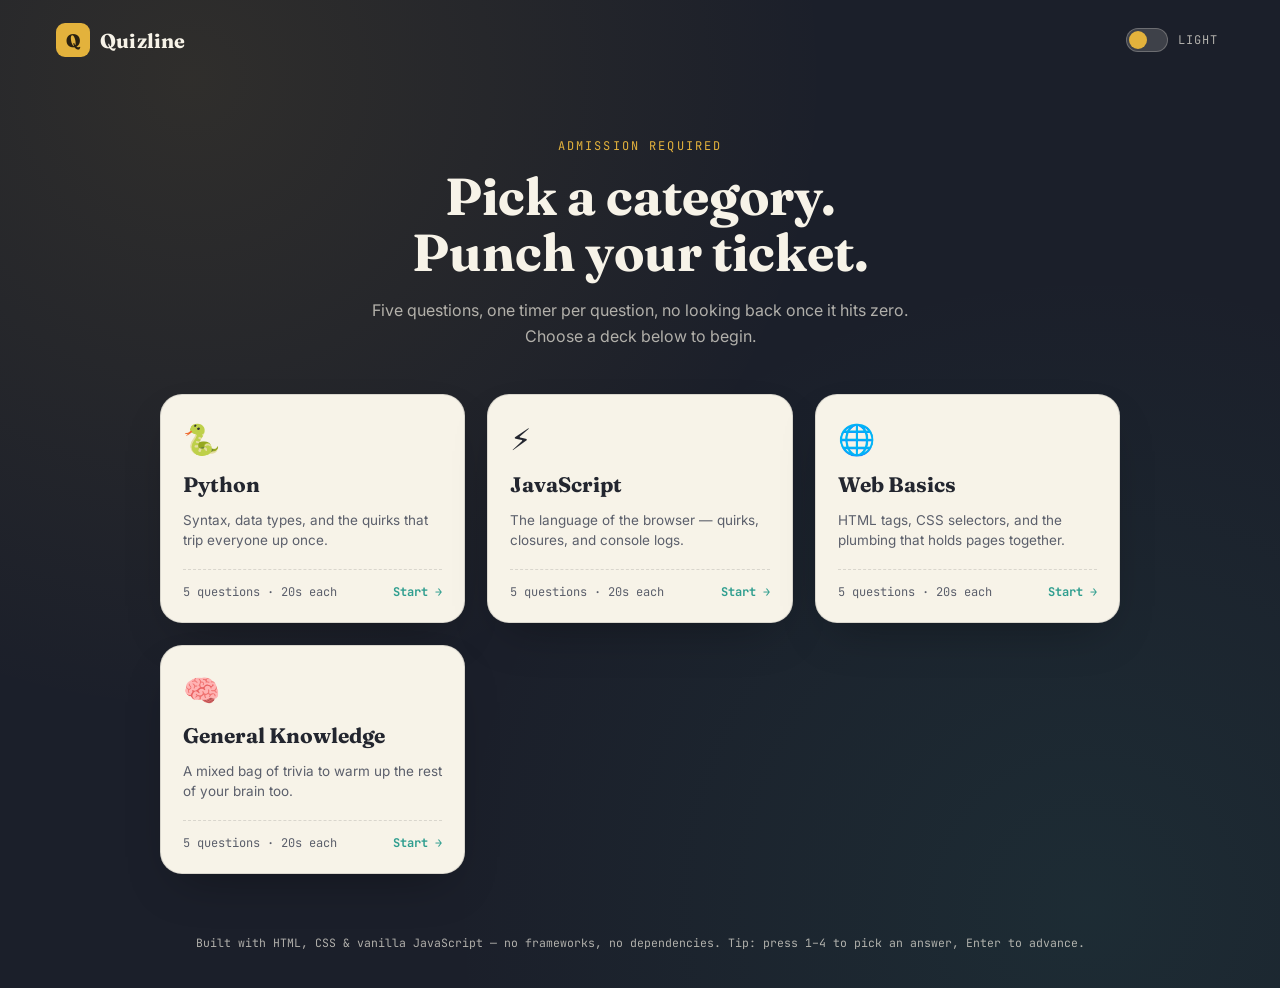
<file: index.html>
<!DOCTYPE html>
<html lang="en">
<head>
<meta charset="UTF-8" />
<meta name="viewport" content="width=device-width, initial-scale=1.0" />
<title>Quizline — Test Your Knowledge</title>
<link rel="preconnect" href="https://fonts.googleapis.com" />
<link href="https://fonts.googleapis.com/css2?family=Fraunces:opsz,wght@9..144,500;9..144,700;9..144,900&family=Inter:wght@400;500;600;700&family=JetBrains+Mono:wght@400;500;700&display=swap" rel="stylesheet" />
<link rel="stylesheet" href="style.css" />
  <link rel="manifest" href="manifest.json">
</head>
<body>

<div class="topbar">
  <div class="brand">
    <span class="brand-mark">Q</span>
    <span class="brand-name">Quizline</span>
  </div>
  <button id="theme-toggle" class="theme-toggle" aria-label="Toggle dark mode" aria-pressed="false">
    <span class="theme-toggle-track">
      <span class="theme-toggle-thumb"></span>
    </span>
    <span class="theme-toggle-label" id="theme-toggle-label">Light</span>
  </button>
</div>

<main id="app">

  <!-- ============ HOME SCREEN ============ -->
  <section id="home-screen" class="screen" aria-live="polite">
    <div class="home-hero">
      <p class="eyebrow">Admission required</p>
      <h1 class="hero-title">Pick a category.<br>Punch your ticket.</h1>
      <p class="hero-sub">Five questions, one timer per question, no looking back once it hits zero. Choose a deck below to begin.</p>
    </div>

    <div id="category-grid" class="category-grid"></div>
  </section>

  <!-- ============ QUIZ SCREEN ============ -->
  <section id="quiz-screen" class="screen hidden">
    <div class="ticket quiz-ticket">
      <div class="ticket-stub">
        <p class="stub-label" id="quiz-category-label">Category</p>
        <p class="stub-count"><span id="quiz-progress-current">1</span> / <span id="quiz-progress-total">5</span></p>
        <div class="progress-dots" id="progress-dots"></div>
      </div>

      <div class="ticket-body">
        <div class="quiz-head">
          <h2 id="question-text" class="question-text">Question text goes here</h2>
          <div class="timer-ring" id="timer-ring" role="timer" aria-label="Time remaining">
            <svg viewBox="0 0 64 64">
              <circle class="timer-track" cx="32" cy="32" r="28"></circle>
              <circle class="timer-fill" id="timer-fill" cx="32" cy="32" r="28"></circle>
            </svg>
            <span class="timer-value" id="timer-value">20</span>
          </div>
        </div>

        <div id="options-list" class="options-list" role="radiogroup" aria-label="Answer options"></div>

        <div class="quiz-nav">
          <button id="prev-btn" class="btn btn-ghost" type="button">← Previous</button>
          <button id="next-btn" class="btn btn-primary" type="button">Next →</button>
        </div>
      </div>
    </div>
  </section>

  <!-- ============ RESULTS SCREEN ============ -->
  <section id="results-screen" class="screen hidden">
    <div class="ticket results-ticket">
      <div class="ticket-stub">
        <p class="stub-label">Final Score</p>
        <p class="score-big"><span id="score-value">0</span><span class="score-out-of">/<span id="score-total">5</span></span></p>
        <p class="score-pct" id="score-pct">0%</p>
        <p class="score-verdict" id="score-verdict">—</p>
      </div>

      <div class="ticket-body">
        <h3 class="review-heading">Answer review</h3>
        <div id="review-list" class="review-list"></div>

        <div class="quiz-nav">
          <button id="retake-btn" class="btn btn-ghost" type="button">↻ Retake this deck</button>
          <button id="home-btn" class="btn btn-primary" type="button">Choose another category</button>
        </div>
      </div>
    </div>
  </section>

</main>

<footer class="site-footer">
  <p>Built with HTML, CSS &amp; vanilla JavaScript — no frameworks, no dependencies. Tip: press 1–4 to pick an answer, Enter to advance.</p>
</footer>

<script src="script.js"></script>
</body>
</html>
</file>
<file: style.css>
/* ==========================================================================
   Quizline — design tokens
   Concept: an admission ticket to a knowledge test. Perforated stub cards,
   a stopwatch ring timer, mono digits for anything numeric.
   ========================================================================== */

:root {
  /* Light theme */
  --bg: #1B1F2A;
  --bg-soft: #242A38;
  --card: #F7F3E8;
  --card-stub: #EDE6D3;
  --ink: #23262F;
  --ink-soft: #5B5F6B;
  --accent: #E3B23C;
  --accent-ink: #2A2110;
  --teal: #2F9E8F;
  --red: #C24A42;
  --line: rgba(35, 38, 47, 0.14);
  --hero-ink: #F7F3E8;
  --hero-sub: rgba(247, 243, 232, 0.68);

  --font-display: 'Fraunces', serif;
  --font-body: 'Inter', system-ui, sans-serif;
  --font-mono: 'JetBrains Mono', monospace;

  --radius: 22px;
  --shadow: 0 20px 50px -20px rgba(0,0,0,0.35);
}

[data-theme="dark"] {
  --bg: #0D1016;
  --bg-soft: #14171F;
  --card: #1C2029;
  --card-stub: #161920;
  --ink: #EDEAE0;
  --ink-soft: #9A9DA8;
  --accent: #E3B23C;
  --accent-ink: #1A1508;
  --teal: #4FC2B2;
  --red: #E0685F;
  --line: rgba(237, 234, 224, 0.12);
  --hero-ink: #F7F3E8;
  --hero-sub: rgba(247, 243, 232, 0.62);
}

* { box-sizing: border-box; }

@media (prefers-reduced-motion: reduce) {
  *, *::before, *::after {
    animation-duration: 0.001ms !important;
    transition-duration: 0.001ms !important;
  }
}

html, body {
  margin: 0;
  min-height: 100%;
  background: var(--bg);
  color: var(--ink);
  font-family: var(--font-body);
  transition: background 0.35s ease, color 0.35s ease;
}

body {
  background-image:
    radial-gradient(circle at 15% 8%, rgba(227,178,60,0.10), transparent 45%),
    radial-gradient(circle at 85% 92%, rgba(47,158,143,0.10), transparent 45%);
  display: flex;
  flex-direction: column;
}

h1, h2, h3 { font-family: var(--font-display); margin: 0; }

::selection { background: var(--accent); color: var(--accent-ink); }

:focus-visible {
  outline: 3px solid var(--accent);
  outline-offset: 3px;
  border-radius: 6px;
}

/* ---------------------------------- Topbar --------------------------- */

.topbar {
  display: flex;
  align-items: center;
  justify-content: space-between;
  padding: 22px clamp(20px, 5vw, 56px) 0;
}

.brand { display: flex; align-items: center; gap: 10px; }

.brand-mark {
  width: 34px; height: 34px;
  border-radius: 9px;
  background: var(--accent);
  color: var(--accent-ink);
  font-family: var(--font-display);
  font-weight: 900;
  display: flex; align-items: center; justify-content: center;
  font-size: 18px;
}

.brand-name {
  font-family: var(--font-display);
  font-weight: 700;
  font-size: 20px;
  color: var(--hero-ink);
  letter-spacing: 0.01em;
}

.theme-toggle {
  display: flex; align-items: center; gap: 10px;
  background: none; border: none; cursor: pointer;
  color: var(--hero-sub);
  font-family: var(--font-mono);
  font-size: 12px;
  text-transform: uppercase;
  letter-spacing: 0.08em;
  padding: 6px;
  border-radius: 8px;
}

.theme-toggle-track {
  width: 42px; height: 24px;
  border-radius: 999px;
  background: rgba(247,243,232,0.16);
  border: 1px solid rgba(247,243,232,0.25);
  position: relative;
  display: inline-block;
  transition: background 0.25s ease;
}

.theme-toggle-thumb {
  position: absolute;
  top: 2px; left: 2px;
  width: 18px; height: 18px;
  border-radius: 50%;
  background: var(--accent);
  transition: transform 0.25s ease;
}

.theme-toggle[aria-pressed="true"] .theme-toggle-thumb {
  transform: translateX(18px);
}

/* ---------------------------------- Layout ---------------------------- */

#app {
  flex: 1;
  display: flex;
  justify-content: center;
  padding: clamp(24px, 5vw, 56px) clamp(16px, 5vw, 56px) 40px;
}

.screen { width: 100%; max-width: 960px; }
.hidden { display: none !important; }

/* ---------------------------------- Home ------------------------------ */

.home-hero { text-align: center; margin: 24px 0 44px; }

.eyebrow {
  font-family: var(--font-mono);
  font-size: 12px;
  letter-spacing: 0.18em;
  text-transform: uppercase;
  color: var(--accent);
  margin: 0 0 14px;
}

.hero-title {
  color: var(--hero-ink);
  font-size: clamp(32px, 5vw, 52px);
  line-height: 1.08;
  font-weight: 700;
}

.hero-sub {
  color: var(--hero-sub);
  max-width: 540px;
  margin: 18px auto 0;
  font-size: 16px;
  line-height: 1.6;
}

.category-grid {
  display: grid;
  grid-template-columns: repeat(auto-fit, minmax(230px, 1fr));
  gap: 22px;
}

.category-card {
  position: relative;
  background: var(--card);
  border-radius: var(--radius);
  padding: 26px 22px 22px;
  box-shadow: var(--shadow);
  border: 1px solid var(--line);
  cursor: pointer;
  text-align: left;
  font-family: var(--font-body);
  color: var(--ink);
  transition: transform 0.2s ease, box-shadow 0.2s ease;
  overflow: hidden;
}

.category-card:hover, .category-card:focus-visible {
  transform: translateY(-4px);
  box-shadow: 0 26px 60px -22px rgba(0,0,0,0.45);
}

.category-icon {
  font-size: 30px;
  display: inline-block;
  margin-bottom: 14px;
}

.category-name {
  font-family: var(--font-display);
  font-weight: 700;
  font-size: 21px;
  margin-bottom: 6px;
}

.category-desc {
  font-size: 13.5px;
  color: var(--ink-soft);
  line-height: 1.5;
  margin-bottom: 18px;
}

.category-meta {
  display: flex;
  align-items: center;
  justify-content: space-between;
  font-family: var(--font-mono);
  font-size: 12px;
  color: var(--ink-soft);
  border-top: 1px dashed var(--line);
  padding-top: 14px;
}

.category-meta .go {
  color: var(--teal);
  font-weight: 700;
}

/* ---------------------------------- Ticket ----------------------------- */

.ticket {
  display: grid;
  grid-template-columns: 220px 1fr;
  background: var(--card);
  border-radius: var(--radius);
  box-shadow: var(--shadow);
  border: 1px solid var(--line);
  overflow: hidden;
}

@media (max-width: 680px) {
  .ticket { grid-template-columns: 1fr; }
}

.ticket-stub {
  background: var(--card-stub);
  padding: 28px 26px 28px 22px;
  position: relative;
  display: flex;
  flex-direction: column;
  gap: 6px;
}

/* Perforated "tear line" between the stub and the ticket body: a dashed
   rule with small punched-out circles, echoing a real admission ticket. */
.ticket-stub::after {
  content: "";
  position: absolute;
  top: 0;
  right: -1px;
  bottom: 0;
  width: 1px;
  border-right: 2px dashed var(--line);
  background-image: radial-gradient(circle 4px, var(--bg) 4px, transparent 4.5px);
  background-size: 16px 22px;
  background-repeat: repeat-y;
  background-position: center;
}

@media (max-width: 680px) {
  .ticket-stub::after {
    top: auto;
    right: 0;
    left: 0;
    bottom: -1px;
    width: auto;
    height: 1px;
    border-right: none;
    border-bottom: 2px dashed var(--line);
    background-size: 22px 16px;
    background-repeat: repeat-x;
  }
}

.stub-label {
  font-family: var(--font-mono);
  font-size: 11px;
  text-transform: uppercase;
  letter-spacing: 0.1em;
  color: var(--ink-soft);
  margin: 0;
}

.stub-count {
  font-family: var(--font-mono);
  font-size: 26px;
  font-weight: 700;
  margin: 4px 0 10px;
  color: var(--ink);
}

.progress-dots {
  display: flex; flex-wrap: wrap; gap: 6px;
}

.progress-dot {
  width: 9px; height: 9px;
  border-radius: 50%;
  background: var(--line);
  transition: background 0.2s ease;
}

.progress-dot.done { background: var(--teal); }
.progress-dot.current { background: var(--accent); }

.ticket-body { padding: 30px 28px 26px; }

/* ---------------------------------- Quiz head --------------------------- */

.quiz-head {
  display: flex;
  align-items: flex-start;
  justify-content: space-between;
  gap: 20px;
  margin-bottom: 22px;
}

.question-text {
  font-size: clamp(19px, 2.6vw, 24px);
  line-height: 1.35;
  font-weight: 600;
  color: var(--ink);
}

.timer-ring {
  position: relative;
  flex: none;
  width: 58px; height: 58px;
}

.timer-ring svg { width: 100%; height: 100%; transform: rotate(-90deg); }

.timer-track {
  fill: none;
  stroke: var(--line);
  stroke-width: 5;
}

.timer-fill {
  fill: none;
  stroke: var(--teal);
  stroke-width: 5;
  stroke-linecap: round;
  stroke-dasharray: 175.9;
  stroke-dashoffset: 0;
  transition: stroke-dashoffset 1s linear, stroke 0.3s ease;
}

.timer-fill.low { stroke: var(--red); }
.timer-fill.done { stroke: var(--teal); }

.timer-value {
  position: absolute;
  inset: 0;
  display: flex;
  align-items: center;
  justify-content: center;
  font-family: var(--font-mono);
  font-weight: 700;
  font-size: 15px;
}

/* ---------------------------------- Options ----------------------------- */

.options-list {
  display: flex;
  flex-direction: column;
  gap: 12px;
  margin-bottom: 26px;
}

.option-btn {
  display: flex;
  align-items: center;
  gap: 14px;
  width: 100%;
  text-align: left;
  padding: 14px 16px;
  border-radius: 14px;
  border: 1.5px solid var(--line);
  background: transparent;
  color: var(--ink);
  font-family: var(--font-body);
  font-size: 15px;
  cursor: pointer;
  transition: border-color 0.15s ease, background 0.15s ease, transform 0.1s ease;
}

.option-btn:hover { border-color: var(--teal); }
.option-btn:active { transform: scale(0.99); }

.option-letter {
  flex: none;
  width: 30px; height: 30px;
  border-radius: 50%;
  border: 1.5px solid var(--line);
  display: flex; align-items: center; justify-content: center;
  font-family: var(--font-mono);
  font-weight: 700;
  font-size: 13px;
  color: var(--ink-soft);
  transition: background 0.15s ease, color 0.15s ease, border-color 0.15s ease;
}

.option-btn.selected {
  border-color: var(--accent);
  background: rgba(227, 178, 60, 0.12);
}

.option-btn.selected .option-letter {
  background: var(--accent);
  border-color: var(--accent);
  color: var(--accent-ink);
}

.option-btn.correct {
  border-color: var(--teal);
  background: rgba(47, 158, 143, 0.14);
}
.option-btn.correct .option-letter { background: var(--teal); border-color: var(--teal); color: #fff; }

.option-btn.incorrect {
  border-color: var(--red);
  background: rgba(194, 74, 66, 0.12);
}
.option-btn.incorrect .option-letter { background: var(--red); border-color: var(--red); color: #fff; }

.option-btn:disabled { cursor: default; opacity: 0.7; }

/* ---------------------------------- Buttons ----------------------------- */

.quiz-nav {
  display: flex;
  align-items: center;
  justify-content: space-between;
  gap: 12px;
  flex-wrap: wrap;
}

.btn {
  font-family: var(--font-body);
  font-weight: 600;
  font-size: 14.5px;
  padding: 12px 22px;
  border-radius: 12px;
  border: 1.5px solid transparent;
  cursor: pointer;
  transition: transform 0.12s ease, background 0.15s ease, border-color 0.15s ease;
}

.btn:active { transform: scale(0.97); }

.btn-primary {
  background: var(--accent);
  color: var(--accent-ink);
}
.btn-primary:hover { background: #EFC15B; }

.btn-ghost {
  background: transparent;
  color: var(--ink);
  border-color: var(--line);
}
.btn-ghost:hover { border-color: var(--ink-soft); }

.btn:disabled {
  opacity: 0.4;
  cursor: not-allowed;
  transform: none;
}

/* ---------------------------------- Results ------------------------------ */

.score-big {
  font-family: var(--font-mono);
  font-size: 44px;
  font-weight: 700;
  margin: 6px 0 0;
  color: var(--ink);
}
.score-out-of { font-size: 22px; color: var(--ink-soft); }

.score-pct {
  font-family: var(--font-mono);
  font-size: 15px;
  color: var(--teal);
  margin: 2px 0 12px;
}

.score-verdict {
  font-size: 13.5px;
  color: var(--ink-soft);
  line-height: 1.5;
  margin: 0;
}

.review-heading {
  font-size: 17px;
  font-weight: 700;
  margin-bottom: 16px;
}

.review-list {
  display: flex;
  flex-direction: column;
  gap: 14px;
  margin-bottom: 26px;
}

.review-item {
  border: 1px solid var(--line);
  border-radius: 14px;
  padding: 14px 16px;
}

.review-q {
  font-weight: 600;
  font-size: 14.5px;
  margin: 0 0 8px;
}

.review-row {
  display: flex;
  gap: 8px;
  font-size: 13.5px;
  align-items: baseline;
  margin: 2px 0;
}

.review-row .tag {
  font-family: var(--font-mono);
  font-size: 10.5px;
  text-transform: uppercase;
  letter-spacing: 0.06em;
  color: var(--ink-soft);
  flex: none;
  width: 62px;
}

.review-row.correct .answer-text { color: var(--teal); font-weight: 600; }
.review-row.incorrect .answer-text { color: var(--red); font-weight: 600; }
.review-row .answer-text { color: var(--ink); }

.review-badge {
  display: inline-block;
  font-family: var(--font-mono);
  font-size: 10px;
  text-transform: uppercase;
  padding: 2px 8px;
  border-radius: 999px;
  margin-left: 8px;
}
.review-badge.correct { background: rgba(47,158,143,0.16); color: var(--teal); }
.review-badge.incorrect { background: rgba(194,74,66,0.16); color: var(--red); }
.review-badge.skipped { background: var(--line); color: var(--ink-soft); }

/* ---------------------------------- Footer ------------------------------ */

.site-footer {
  text-align: center;
  font-family: var(--font-mono);
  font-size: 11.5px;
  color: var(--hero-sub);
  padding: 10px 20px 26px;
}
</file>
